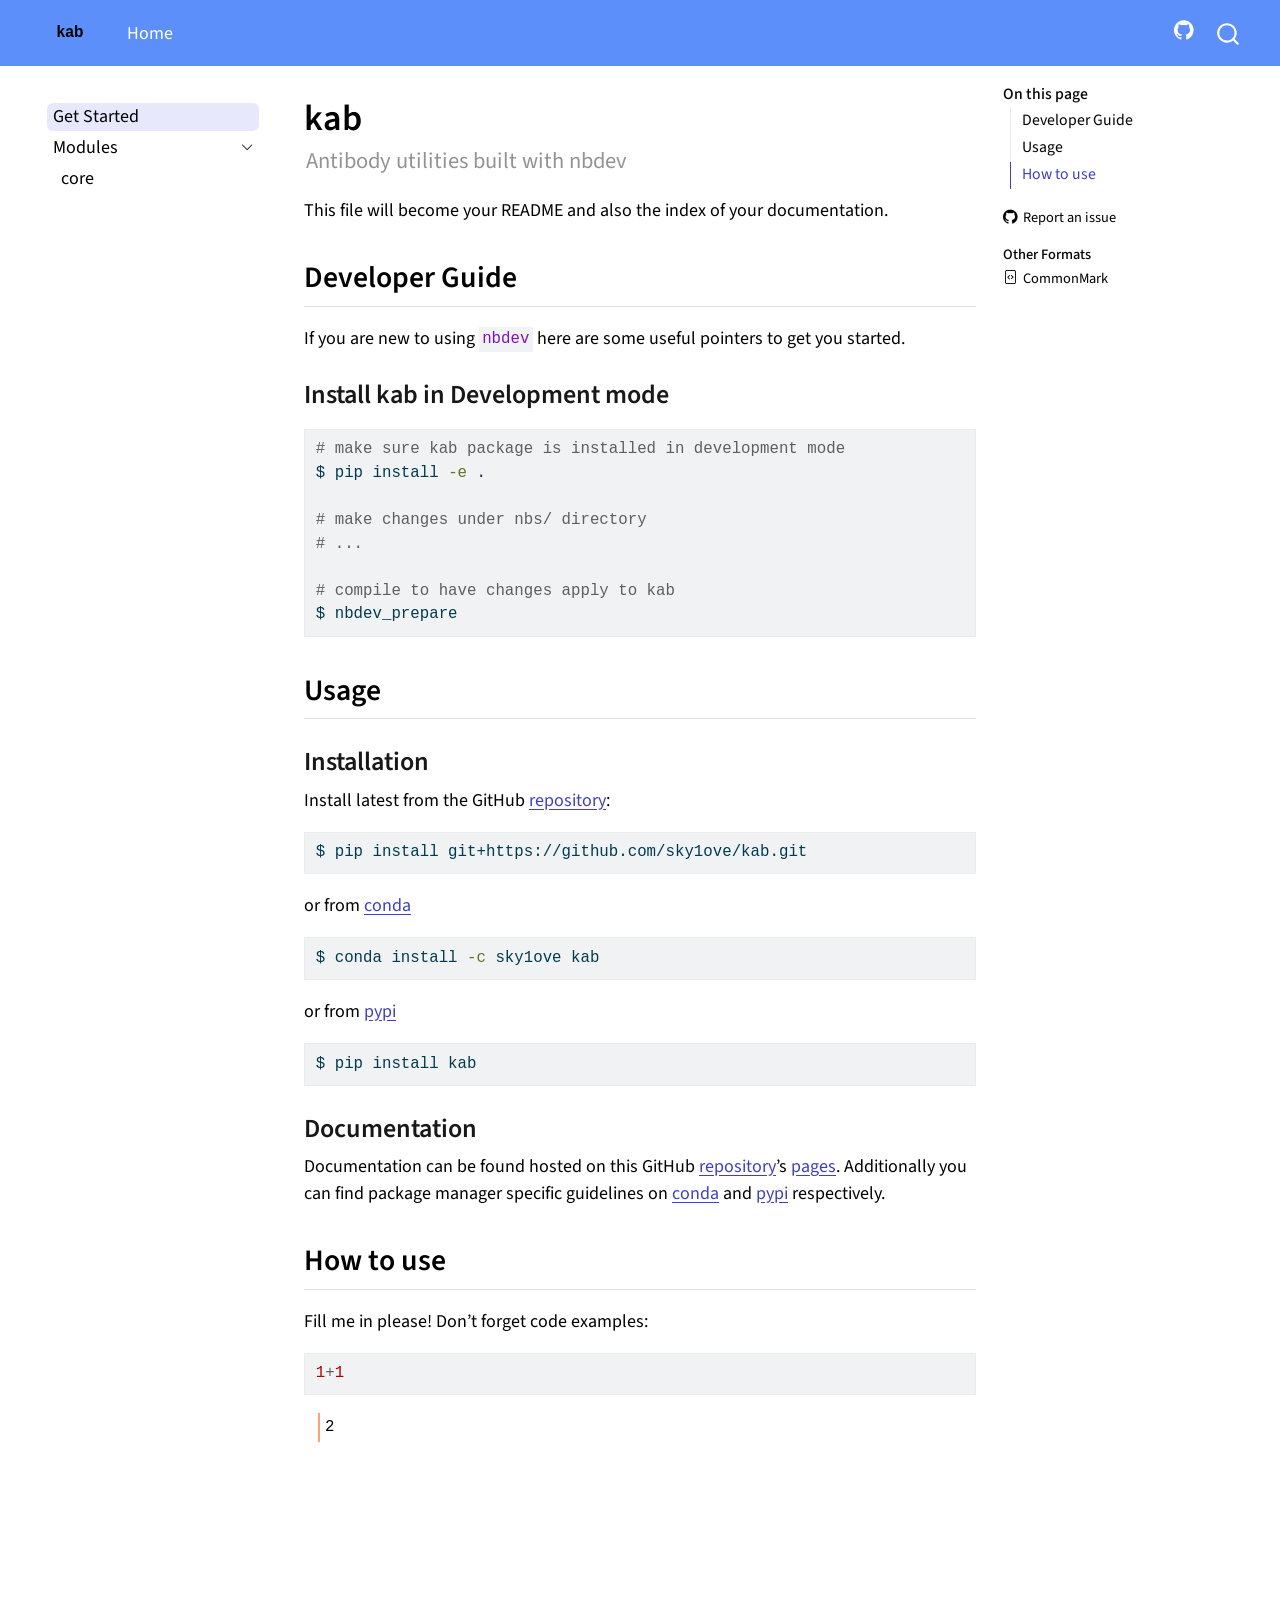
<file: index.html>
<!DOCTYPE html>
<html xmlns="http://www.w3.org/1999/xhtml" lang="en" xml:lang="en"><head>

<meta charset="utf-8">
<meta name="generator" content="quarto-1.9.36">

<meta name="viewport" content="width=device-width, initial-scale=1.0, user-scalable=yes">

<meta name="description" content="Antibody utilities built with nbdev">

<title>kab</title>
<style>
/* Default styles provided by pandoc.
** See https://pandoc.org/MANUAL.html#variables-for-html for config info.
*/
code{white-space: pre-wrap;}
span.smallcaps{font-variant: small-caps;}
div.columns{display: flex; gap: min(4vw, 1.5em);}
div.column{flex: auto; overflow-x: auto;}
div.hanging-indent{margin-left: 1.5em; text-indent: -1.5em;}
ul.task-list{list-style: none;}
ul.task-list li input[type="checkbox"] {
  width: 0.8em;
  margin: 0 0.8em 0.2em -1em; /* quarto-specific, see https://github.com/quarto-dev/quarto-cli/issues/4556 */ 
  vertical-align: middle;
}
/* CSS for syntax highlighting */
html { -webkit-text-size-adjust: 100%; }
pre > code.sourceCode { white-space: pre; position: relative; }
pre > code.sourceCode > span { display: inline-block; line-height: 1.25; }
pre > code.sourceCode > span:empty { height: 1.2em; }
.sourceCode { overflow: visible; }
code.sourceCode > span { color: inherit; text-decoration: inherit; }
div.sourceCode { margin: 1em 0; }
pre.sourceCode { margin: 0; }
@media screen {
div.sourceCode { overflow: auto; }
}
@media print {
pre > code.sourceCode { white-space: pre-wrap; }
pre > code.sourceCode > span { text-indent: -5em; padding-left: 5em; }
}
pre.numberSource code
  { counter-reset: source-line 0; }
pre.numberSource code > span
  { position: relative; left: -4em; counter-increment: source-line; }
pre.numberSource code > span > a:first-child::before
  { content: counter(source-line);
    position: relative; left: -1em; text-align: right; vertical-align: baseline;
    border: none; display: inline-block;
    -webkit-touch-callout: none; -webkit-user-select: none;
    -khtml-user-select: none; -moz-user-select: none;
    -ms-user-select: none; user-select: none;
    padding: 0 4px; width: 4em;
  }
pre.numberSource { margin-left: 3em;  padding-left: 4px; }
div.sourceCode
  {   }
@media screen {
pre > code.sourceCode > span > a:first-child::before { text-decoration: underline; }
}
</style>


<script src="site_libs/quarto-nav/quarto-nav.js"></script>
<script src="site_libs/quarto-nav/headroom.min.js"></script>
<script src="site_libs/clipboard/clipboard.min.js"></script>
<script src="site_libs/quarto-search/autocomplete.umd.js"></script>
<script src="site_libs/quarto-search/fuse.min.js"></script>
<script src="site_libs/quarto-search/quarto-search.js"></script>
<meta name="quarto:offset" content="./">
<link href="./favicon.ico" rel="icon">
<script src="site_libs/quarto-html/quarto.js" type="module"></script>
<script src="site_libs/quarto-html/tabsets/tabsets.js" type="module"></script>
<script src="site_libs/quarto-html/popper.min.js"></script>
<script src="site_libs/quarto-html/tippy.umd.min.js"></script>
<script src="site_libs/quarto-html/anchor.min.js"></script>
<link href="site_libs/quarto-html/tippy.css" rel="stylesheet">
<link href="site_libs/quarto-html/quarto-syntax-highlighting-845c23b38eaddc0f92fda52bfe77a8c8.css" rel="stylesheet" id="quarto-text-highlighting-styles">
<script src="site_libs/bootstrap/bootstrap.min.js"></script>
<link href="site_libs/bootstrap/bootstrap-icons.css" rel="stylesheet">
<link href="site_libs/bootstrap/bootstrap-7c917076d919b20d76a7676f501cfe2a.min.css" rel="stylesheet" append-hash="true" id="quarto-bootstrap" data-mode="light">
<script id="quarto-search-options" type="application/json">{
  "location": "navbar",
  "copy-button": false,
  "collapse-after": 3,
  "panel-placement": "end",
  "type": "overlay",
  "limit": 50,
  "keyboard-shortcut": [
    "f",
    "/",
    "s"
  ],
  "show-item-context": false,
  "language": {
    "search-no-results-text": "No results",
    "search-matching-documents-text": "matching documents",
    "search-copy-link-title": "Copy link to search",
    "search-hide-matches-text": "Hide additional matches",
    "search-more-match-text": "more match in this document",
    "search-more-matches-text": "more matches in this document",
    "search-clear-button-title": "Clear",
    "search-text-placeholder": "",
    "search-detached-cancel-button-title": "Cancel",
    "search-submit-button-title": "Submit",
    "search-label": "Search"
  }
}</script>


<link rel="stylesheet" href="styles.css">
<meta property="og:title" content="kab">
<meta property="og:description" content="Antibody utilities built with nbdev">
<meta property="og:site_name" content="kab">
<meta name="twitter:title" content="kab">
<meta name="twitter:description" content="Antibody utilities built with nbdev">
<meta name="twitter:card" content="summary">
</head>

<body class="nav-sidebar floating nav-fixed quarto-light">

<div id="quarto-search-results"></div>
  <header id="quarto-header" class="headroom fixed-top">
    <nav class="navbar navbar-expand-lg " data-bs-theme="dark">
      <div class="navbar-container container-fluid">
      <div class="navbar-brand-container mx-auto">
    <a href="./index.html" class="navbar-brand navbar-brand-logo">
    <img src="./logo.svg" alt="" class="navbar-logo light-content">
    <img src="./logo.svg" alt="" class="navbar-logo dark-content">
    </a>
  </div>
            <div id="quarto-search" class="" title="Search"></div>
          <button class="navbar-toggler" type="button" data-bs-toggle="collapse" data-bs-target="#navbarCollapse" aria-controls="navbarCollapse" role="menu" aria-expanded="false" aria-label="Toggle navigation" onclick="if (window.quartoToggleHeadroom) { window.quartoToggleHeadroom(); }">
  <span class="navbar-toggler-icon"></span>
</button>
          <div class="collapse navbar-collapse" id="navbarCollapse">
            <ul class="navbar-nav navbar-nav-scroll me-auto">
  <li class="nav-item">
    <a class="nav-link" href="https://sky1ove.github.io/kab/"> 
<span class="menu-text">Home</span></a>
  </li>  
</ul>
            <ul class="navbar-nav navbar-nav-scroll ms-auto">
  <li class="nav-item compact">
    <a class="nav-link" href="https://github.com/sky1ove/kab"> <i class="bi bi-github" role="img">
</i> 
<span class="menu-text"></span></a>
  </li>  
</ul>
          </div> <!-- /navcollapse -->
            <div class="quarto-navbar-tools">
</div>
      </div> <!-- /container-fluid -->
    </nav>
  <nav class="quarto-secondary-nav">
    <div class="container-fluid d-flex">
      <button type="button" class="quarto-btn-toggle btn" data-bs-toggle="collapse" role="button" data-bs-target=".quarto-sidebar-collapse-item" aria-controls="quarto-sidebar" aria-expanded="false" aria-label="Toggle sidebar navigation" onclick="if (window.quartoToggleHeadroom) { window.quartoToggleHeadroom(); }">
        <i class="bi bi-layout-text-sidebar-reverse"></i>
      </button>
        <nav class="quarto-page-breadcrumbs" aria-label="breadcrumb"><ol class="breadcrumb"><li class="breadcrumb-item"><a href="./index.html">Get Started</a></li></ol></nav>
        <a class="flex-grow-1" role="navigation" data-bs-toggle="collapse" data-bs-target=".quarto-sidebar-collapse-item" aria-controls="quarto-sidebar" aria-expanded="false" aria-label="Toggle sidebar navigation" onclick="if (window.quartoToggleHeadroom) { window.quartoToggleHeadroom(); }">      
        </a>
    </div>
  </nav>
</header>
<!-- content -->
<div id="quarto-content" class="quarto-container page-columns page-rows-contents page-layout-article page-navbar">
<!-- sidebar -->
  <nav id="quarto-sidebar" class="sidebar collapse collapse-horizontal quarto-sidebar-collapse-item sidebar-navigation floating overflow-auto">
    <div class="sidebar-menu-container"> 
    <ul class="list-unstyled mt-1">
        <li class="sidebar-item">
  <div class="sidebar-item-container"> 
  <a href="./index.html" class="sidebar-item-text sidebar-link active">
 <span class="menu-text">Get Started</span></a>
  </div>
</li>
        <li class="sidebar-item sidebar-item-section">
      <div class="sidebar-item-container"> 
            <a class="sidebar-item-text sidebar-link text-start" data-bs-toggle="collapse" data-bs-target="#quarto-sidebar-section-1" role="navigation" aria-expanded="true">
 <span class="menu-text">Modules</span></a>
          <a class="sidebar-item-toggle text-start" data-bs-toggle="collapse" data-bs-target="#quarto-sidebar-section-1" role="navigation" aria-expanded="true" aria-label="Toggle section">
            <i class="bi bi-chevron-right ms-2"></i>
          </a> 
      </div>
      <ul id="quarto-sidebar-section-1" class="collapse list-unstyled sidebar-section depth1 show">  
          <li class="sidebar-item">
  <div class="sidebar-item-container"> 
  <a href="./core.html" class="sidebar-item-text sidebar-link">
 <span class="menu-text">core</span></a>
  </div>
</li>
      </ul>
  </li>
    </ul>
    </div>
</nav>
<div id="quarto-sidebar-glass" class="quarto-sidebar-collapse-item" data-bs-toggle="collapse" data-bs-target=".quarto-sidebar-collapse-item"></div>
<!-- margin-sidebar -->
    <div id="quarto-margin-sidebar" class="sidebar margin-sidebar">
        <nav id="TOC" role="doc-toc" class="toc-active">
    <h2 id="toc-title">On this page</h2>
   
  <ul>
  <li><a href="#developer-guide" id="toc-developer-guide" class="nav-link active" data-scroll-target="#developer-guide">Developer Guide</a>
  <ul class="collapse">
  <li><a href="#install-kab-in-development-mode" id="toc-install-kab-in-development-mode" class="nav-link" data-scroll-target="#install-kab-in-development-mode">Install kab in Development mode</a></li>
  </ul></li>
  <li><a href="#usage" id="toc-usage" class="nav-link" data-scroll-target="#usage">Usage</a>
  <ul class="collapse">
  <li><a href="#installation" id="toc-installation" class="nav-link" data-scroll-target="#installation">Installation</a></li>
  <li><a href="#documentation" id="toc-documentation" class="nav-link" data-scroll-target="#documentation">Documentation</a></li>
  </ul></li>
  <li><a href="#how-to-use" id="toc-how-to-use" class="nav-link" data-scroll-target="#how-to-use">How to use</a></li>
  </ul>
<div class="toc-actions"><ul><li><a href="https://github.com/sky1ove/kab/issues/new" class="toc-action"><i class="bi bi-github"></i>Report an issue</a></li></ul></div><div class="quarto-alternate-formats"><h2>Other Formats</h2><ul><li><a href="index.html.md"><i class="bi bi-file-code"></i>CommonMark</a></li></ul></div></nav>
    </div>
<!-- main -->
<main class="content" id="quarto-document-content">

<header id="title-block-header" class="quarto-title-block default">
<div class="quarto-title">
<h1 class="title">kab</h1>
</div>

<div>
  <div class="description">
    Antibody utilities built with nbdev
  </div>
</div>


<div class="quarto-title-meta">

    
  
    
  </div>
  


</header>


<!-- WARNING: THIS FILE WAS AUTOGENERATED! DO NOT EDIT! -->
<p>This file will become your README and also the index of your documentation.</p>
<section id="developer-guide" class="level2">
<h2 class="anchored" data-anchor-id="developer-guide">Developer Guide</h2>
<p>If you are new to using <code>nbdev</code> here are some useful pointers to get you started.</p>
<section id="install-kab-in-development-mode" class="level3">
<h3 class="anchored" data-anchor-id="install-kab-in-development-mode">Install kab in Development mode</h3>
<div class="code-copy-outer-scaffold"><div class="sourceCode" id="cb1"><pre class="sourceCode sh code-with-copy"><code class="sourceCode bash"><span id="cb1-1"><a href="#cb1-1" aria-hidden="true" tabindex="-1"></a><span class="co"># make sure kab package is installed in development mode</span></span>
<span id="cb1-2"><a href="#cb1-2" aria-hidden="true" tabindex="-1"></a><span class="ex">$</span> pip install <span class="at">-e</span> .</span>
<span id="cb1-3"><a href="#cb1-3" aria-hidden="true" tabindex="-1"></a></span>
<span id="cb1-4"><a href="#cb1-4" aria-hidden="true" tabindex="-1"></a><span class="co"># make changes under nbs/ directory</span></span>
<span id="cb1-5"><a href="#cb1-5" aria-hidden="true" tabindex="-1"></a><span class="co"># ...</span></span>
<span id="cb1-6"><a href="#cb1-6" aria-hidden="true" tabindex="-1"></a></span>
<span id="cb1-7"><a href="#cb1-7" aria-hidden="true" tabindex="-1"></a><span class="co"># compile to have changes apply to kab</span></span>
<span id="cb1-8"><a href="#cb1-8" aria-hidden="true" tabindex="-1"></a><span class="ex">$</span> nbdev_prepare</span></code></pre></div><button title="Copy to Clipboard" class="code-copy-button"><i class="bi"></i></button></div>
</section>
</section>
<section id="usage" class="level2">
<h2 class="anchored" data-anchor-id="usage">Usage</h2>
<section id="installation" class="level3">
<h3 class="anchored" data-anchor-id="installation">Installation</h3>
<p>Install latest from the GitHub <a href="https://github.com/sky1ove/kab">repository</a>:</p>
<div class="code-copy-outer-scaffold"><div class="sourceCode" id="cb2"><pre class="sourceCode sh code-with-copy"><code class="sourceCode bash"><span id="cb2-1"><a href="#cb2-1" aria-hidden="true" tabindex="-1"></a><span class="ex">$</span> pip install git+https://github.com/sky1ove/kab.git</span></code></pre></div><button title="Copy to Clipboard" class="code-copy-button"><i class="bi"></i></button></div>
<p>or from <a href="https://anaconda.org/sky1ove/kab">conda</a></p>
<div class="code-copy-outer-scaffold"><div class="sourceCode" id="cb3"><pre class="sourceCode sh code-with-copy"><code class="sourceCode bash"><span id="cb3-1"><a href="#cb3-1" aria-hidden="true" tabindex="-1"></a><span class="ex">$</span> conda install <span class="at">-c</span> sky1ove kab</span></code></pre></div><button title="Copy to Clipboard" class="code-copy-button"><i class="bi"></i></button></div>
<p>or from <a href="https://pypi.org/project/kab/">pypi</a></p>
<div class="code-copy-outer-scaffold"><div class="sourceCode" id="cb4"><pre class="sourceCode sh code-with-copy"><code class="sourceCode bash"><span id="cb4-1"><a href="#cb4-1" aria-hidden="true" tabindex="-1"></a><span class="ex">$</span> pip install kab</span></code></pre></div><button title="Copy to Clipboard" class="code-copy-button"><i class="bi"></i></button></div>
</section>
<section id="documentation" class="level3">
<h3 class="anchored" data-anchor-id="documentation">Documentation</h3>
<p>Documentation can be found hosted on this GitHub <a href="https://github.com/sky1ove/kab">repository</a>’s <a href="https://sky1ove.github.io/kab/">pages</a>. Additionally you can find package manager specific guidelines on <a href="https://anaconda.org/sky1ove/kab">conda</a> and <a href="https://pypi.org/project/kab/">pypi</a> respectively.</p>
</section>
</section>
<section id="how-to-use" class="level2">
<h2 class="anchored" data-anchor-id="how-to-use">How to use</h2>
<p>Fill me in please! Don’t forget code examples:</p>
<div id="bb4fc54a" class="cell">
<div class="code-copy-outer-scaffold"><div class="sourceCode cell-code" id="cb5"><pre class="sourceCode python code-with-copy"><code class="sourceCode python"><span id="cb5-1"><a href="#cb5-1" aria-hidden="true" tabindex="-1"></a><span class="dv">1</span><span class="op">+</span><span class="dv">1</span></span></code></pre></div><button title="Copy to Clipboard" class="code-copy-button"><i class="bi"></i></button></div>
<div class="cell-output cell-output-display">
<pre><code>2</code></pre>
</div>
</div>


</section>

</main> <!-- /main -->
<script id="quarto-html-after-body" type="application/javascript">
  window.document.addEventListener("DOMContentLoaded", function (event) {
    const icon = "";
    const anchorJS = new window.AnchorJS();
    anchorJS.options = {
      placement: 'right',
      icon: icon
    };
    anchorJS.add('.anchored');
    const isCodeAnnotation = (el) => {
      for (const clz of el.classList) {
        if (clz.startsWith('code-annotation-')) {                     
          return true;
        }
      }
      return false;
    }
    const onCopySuccess = function(e) {
      // button target
      const button = e.trigger;
      // don't keep focus
      button.blur();
      // flash "checked"
      button.classList.add('code-copy-button-checked');
      var currentTitle = button.getAttribute("title");
      button.setAttribute("title", "Copied!");
      let tooltip;
      if (window.bootstrap) {
        button.setAttribute("data-bs-toggle", "tooltip");
        button.setAttribute("data-bs-placement", "left");
        button.setAttribute("data-bs-title", "Copied!");
        tooltip = new bootstrap.Tooltip(button, 
          { trigger: "manual", 
            customClass: "code-copy-button-tooltip",
            offset: [0, -8]});
        tooltip.show();    
      }
      setTimeout(function() {
        if (tooltip) {
          tooltip.hide();
          button.removeAttribute("data-bs-title");
          button.removeAttribute("data-bs-toggle");
          button.removeAttribute("data-bs-placement");
        }
        button.setAttribute("title", currentTitle);
        button.classList.remove('code-copy-button-checked');
      }, 1000);
      // clear code selection
      e.clearSelection();
    }
    const getTextToCopy = function(trigger) {
      const outerScaffold = trigger.parentElement.cloneNode(true);
      const codeEl = outerScaffold.querySelector('code');
      for (const childEl of codeEl.children) {
        if (isCodeAnnotation(childEl)) {
          childEl.remove();
        }
      }
      return codeEl.innerText;
    }
    const clipboard = new window.ClipboardJS('.code-copy-button:not([data-in-quarto-modal])', {
      text: getTextToCopy
    });
    clipboard.on('success', onCopySuccess);
    if (window.document.getElementById('quarto-embedded-source-code-modal')) {
      const clipboardModal = new window.ClipboardJS('.code-copy-button[data-in-quarto-modal]', {
        text: getTextToCopy,
        container: window.document.getElementById('quarto-embedded-source-code-modal')
      });
      clipboardModal.on('success', onCopySuccess);
    }
      var localhostRegex = new RegExp(/^(?:http|https):\/\/localhost\:?[0-9]*\//);
      var mailtoRegex = new RegExp(/^mailto:/);
        var filterRegex = new RegExp("https:\/\/sky1ove\.github\.io\/kab");
      var isInternal = (href) => {
          return filterRegex.test(href) || localhostRegex.test(href) || mailtoRegex.test(href);
      }
      // Inspect non-navigation links and adorn them if external
     var links = window.document.querySelectorAll('a[href]:not(.nav-link):not(.navbar-brand):not(.toc-action):not(.sidebar-link):not(.sidebar-item-toggle):not(.pagination-link):not(.no-external):not([aria-hidden]):not(.dropdown-item):not(.quarto-navigation-tool):not(.about-link)');
      for (var i=0; i<links.length; i++) {
        const link = links[i];
        if (!isInternal(link.href)) {
          // undo the damage that might have been done by quarto-nav.js in the case of
          // links that we want to consider external
          if (link.dataset.originalHref !== undefined) {
            link.href = link.dataset.originalHref;
          }
        }
      }
    function tippyHover(el, contentFn, onTriggerFn, onUntriggerFn) {
      const config = {
        allowHTML: true,
        maxWidth: 500,
        delay: 100,
        arrow: false,
        appendTo: function(el) {
            return el.parentElement;
        },
        interactive: true,
        interactiveBorder: 10,
        theme: 'quarto',
        placement: 'bottom-start',
      };
      if (contentFn) {
        config.content = contentFn;
      }
      if (onTriggerFn) {
        config.onTrigger = onTriggerFn;
      }
      if (onUntriggerFn) {
        config.onUntrigger = onUntriggerFn;
      }
      window.tippy(el, config); 
    }
    const noterefs = window.document.querySelectorAll('a[role="doc-noteref"]');
    for (var i=0; i<noterefs.length; i++) {
      const ref = noterefs[i];
      tippyHover(ref, function() {
        // use id or data attribute instead here
        let href = ref.getAttribute('data-footnote-href') || ref.getAttribute('href');
        try { href = new URL(href).hash; } catch {}
        const id = href.replace(/^#\/?/, "");
        const note = window.document.getElementById(id);
        if (note) {
          return note.innerHTML;
        } else {
          return "";
        }
      });
    }
    const xrefs = window.document.querySelectorAll('a.quarto-xref');
    const processXRef = (id, note) => {
      // Strip column container classes
      const stripColumnClz = (el) => {
        el.classList.remove("page-full", "page-columns");
        if (el.children) {
          for (const child of el.children) {
            stripColumnClz(child);
          }
        }
      }
      stripColumnClz(note)
      if (id === null || id.startsWith('sec-')) {
        // Special case sections, only their first couple elements
        const container = document.createElement("div");
        if (note.children && note.children.length > 2) {
          container.appendChild(note.children[0].cloneNode(true));
          for (let i = 1; i < note.children.length; i++) {
            const child = note.children[i];
            if (child.tagName === "P" && child.innerText === "") {
              continue;
            } else {
              container.appendChild(child.cloneNode(true));
              break;
            }
          }
          if (window.Quarto?.typesetMath) {
            window.Quarto.typesetMath(container);
          }
          return container.innerHTML
        } else {
          if (window.Quarto?.typesetMath) {
            window.Quarto.typesetMath(note);
          }
          return note.innerHTML;
        }
      } else {
        // Remove any anchor links if they are present
        const anchorLink = note.querySelector('a.anchorjs-link');
        if (anchorLink) {
          anchorLink.remove();
        }
        if (window.Quarto?.typesetMath) {
          window.Quarto.typesetMath(note);
        }
        if (note.classList.contains("callout")) {
          return note.outerHTML;
        } else {
          return note.innerHTML;
        }
      }
    }
    for (var i=0; i<xrefs.length; i++) {
      const xref = xrefs[i];
      tippyHover(xref, undefined, function(instance) {
        instance.disable();
        let url = xref.getAttribute('href');
        let hash = undefined; 
        if (url.startsWith('#')) {
          hash = url;
        } else {
          try { hash = new URL(url).hash; } catch {}
        }
        if (hash) {
          const id = hash.replace(/^#\/?/, "");
          const note = window.document.getElementById(id);
          if (note !== null) {
            try {
              const html = processXRef(id, note.cloneNode(true));
              instance.setContent(html);
            } finally {
              instance.enable();
              instance.show();
            }
          } else {
            // See if we can fetch this
            fetch(url.split('#')[0])
            .then(res => res.text())
            .then(html => {
              const parser = new DOMParser();
              const htmlDoc = parser.parseFromString(html, "text/html");
              const note = htmlDoc.getElementById(id);
              if (note !== null) {
                const html = processXRef(id, note);
                instance.setContent(html);
              } 
            }).finally(() => {
              instance.enable();
              instance.show();
            });
          }
        } else {
          // See if we can fetch a full url (with no hash to target)
          // This is a special case and we should probably do some content thinning / targeting
          fetch(url)
          .then(res => res.text())
          .then(html => {
            const parser = new DOMParser();
            const htmlDoc = parser.parseFromString(html, "text/html");
            const note = htmlDoc.querySelector('main.content');
            if (note !== null) {
              // This should only happen for chapter cross references
              // (since there is no id in the URL)
              // remove the first header
              if (note.children.length > 0 && note.children[0].tagName === "HEADER") {
                note.children[0].remove();
              }
              const html = processXRef(null, note);
              instance.setContent(html);
            } 
          }).finally(() => {
            instance.enable();
            instance.show();
          });
        }
      }, function(instance) {
      });
    }
        let selectedAnnoteEl;
        const selectorForAnnotation = ( cell, annotation) => {
          let cellAttr = 'data-code-cell="' + cell + '"';
          let lineAttr = 'data-code-annotation="' +  annotation + '"';
          const selector = 'span[' + cellAttr + '][' + lineAttr + ']';
          return selector;
        }
        const selectCodeLines = (annoteEl) => {
          const doc = window.document;
          const targetCell = annoteEl.getAttribute("data-target-cell");
          const targetAnnotation = annoteEl.getAttribute("data-target-annotation");
          const annoteSpan = window.document.querySelector(selectorForAnnotation(targetCell, targetAnnotation));
          const lines = annoteSpan.getAttribute("data-code-lines").split(",");
          const lineIds = lines.map((line) => {
            return targetCell + "-" + line;
          })
          let top = null;
          let height = null;
          let parent = null;
          if (lineIds.length > 0) {
              //compute the position of the single el (top and bottom and make a div)
              const el = window.document.getElementById(lineIds[0]);
              top = el.offsetTop;
              height = el.offsetHeight;
              parent = el.parentElement.parentElement;
            if (lineIds.length > 1) {
              const lastEl = window.document.getElementById(lineIds[lineIds.length - 1]);
              const bottom = lastEl.offsetTop + lastEl.offsetHeight;
              height = bottom - top;
            }
            if (top !== null && height !== null && parent !== null) {
              // cook up a div (if necessary) and position it 
              let div = window.document.getElementById("code-annotation-line-highlight");
              if (div === null) {
                div = window.document.createElement("div");
                div.setAttribute("id", "code-annotation-line-highlight");
                div.style.position = 'absolute';
                parent.appendChild(div);
              }
              div.style.top = top - 2 + "px";
              div.style.height = height + 4 + "px";
              div.style.left = 0;
              let gutterDiv = window.document.getElementById("code-annotation-line-highlight-gutter");
              if (gutterDiv === null) {
                gutterDiv = window.document.createElement("div");
                gutterDiv.setAttribute("id", "code-annotation-line-highlight-gutter");
                gutterDiv.style.position = 'absolute';
                const codeCell = window.document.getElementById(targetCell);
                const gutter = codeCell.querySelector('.code-annotation-gutter');
                gutter.appendChild(gutterDiv);
              }
              gutterDiv.style.top = top - 2 + "px";
              gutterDiv.style.height = height + 4 + "px";
            }
            selectedAnnoteEl = annoteEl;
          }
        };
        const unselectCodeLines = () => {
          const elementsIds = ["code-annotation-line-highlight", "code-annotation-line-highlight-gutter"];
          elementsIds.forEach((elId) => {
            const div = window.document.getElementById(elId);
            if (div) {
              div.remove();
            }
          });
          selectedAnnoteEl = undefined;
        };
          // Handle positioning of the toggle
      window.addEventListener(
        "resize",
        throttle(() => {
          elRect = undefined;
          if (selectedAnnoteEl) {
            selectCodeLines(selectedAnnoteEl);
          }
        }, 10)
      );
      function throttle(fn, ms) {
      let throttle = false;
      let timer;
        return (...args) => {
          if(!throttle) { // first call gets through
              fn.apply(this, args);
              throttle = true;
          } else { // all the others get throttled
              if(timer) clearTimeout(timer); // cancel #2
              timer = setTimeout(() => {
                fn.apply(this, args);
                timer = throttle = false;
              }, ms);
          }
        };
      }
        // Attach click handler to the DT
        const annoteDls = window.document.querySelectorAll('dt[data-target-cell]');
        for (const annoteDlNode of annoteDls) {
          annoteDlNode.addEventListener('click', (event) => {
            const clickedEl = event.target;
            if (clickedEl !== selectedAnnoteEl) {
              unselectCodeLines();
              const activeEl = window.document.querySelector('dt[data-target-cell].code-annotation-active');
              if (activeEl) {
                activeEl.classList.remove('code-annotation-active');
              }
              selectCodeLines(clickedEl);
              clickedEl.classList.add('code-annotation-active');
            } else {
              // Unselect the line
              unselectCodeLines();
              clickedEl.classList.remove('code-annotation-active');
            }
          });
        }
    const findCites = (el) => {
      const parentEl = el.parentElement;
      if (parentEl) {
        const cites = parentEl.dataset.cites;
        if (cites) {
          return {
            el,
            cites: cites.split(' ')
          };
        } else {
          return findCites(el.parentElement)
        }
      } else {
        return undefined;
      }
    };
    var bibliorefs = window.document.querySelectorAll('a[role="doc-biblioref"]');
    for (var i=0; i<bibliorefs.length; i++) {
      const ref = bibliorefs[i];
      const citeInfo = findCites(ref);
      if (citeInfo) {
        tippyHover(citeInfo.el, function() {
          var popup = window.document.createElement('div');
          citeInfo.cites.forEach(function(cite) {
            var citeDiv = window.document.createElement('div');
            citeDiv.classList.add('hanging-indent');
            citeDiv.classList.add('csl-entry');
            var biblioDiv = window.document.getElementById('ref-' + cite);
            if (biblioDiv) {
              citeDiv.innerHTML = biblioDiv.innerHTML;
            }
            popup.appendChild(citeDiv);
          });
          return popup.innerHTML;
        });
      }
    }
  });
  </script>
</div> <!-- /content -->




<footer class="footer"><div class="nav-footer"><div class="nav-footer-center"><div class="toc-actions d-sm-block d-md-none"><ul><li><a href="https://github.com/sky1ove/kab/issues/new" class="toc-action"><i class="bi bi-github"></i>Report an issue</a></li></ul></div></div></div></footer></body></html>
</file>
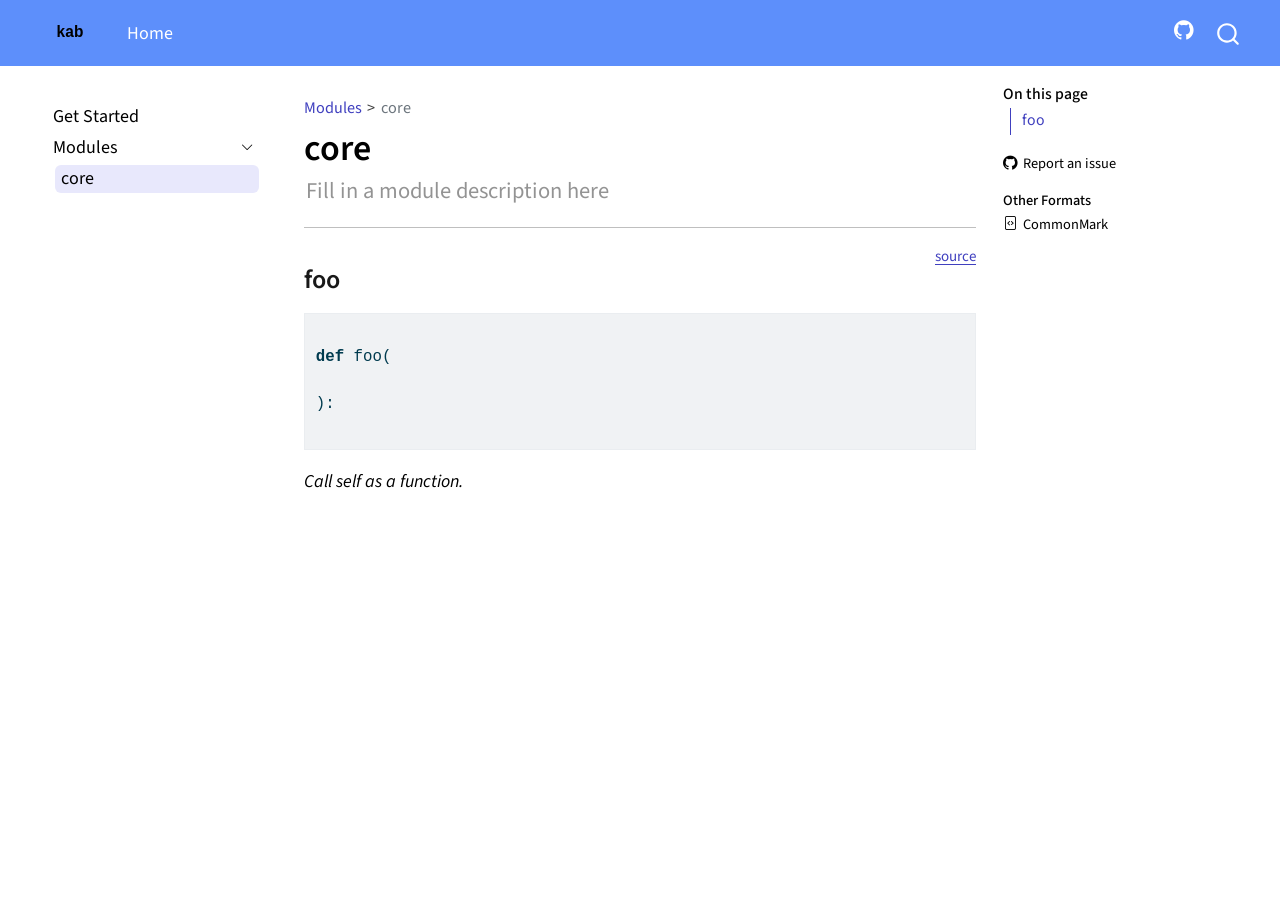
<file: core.html>
<!DOCTYPE html>
<html xmlns="http://www.w3.org/1999/xhtml" lang="en" xml:lang="en"><head>

<meta charset="utf-8">
<meta name="generator" content="quarto-1.9.36">

<meta name="viewport" content="width=device-width, initial-scale=1.0, user-scalable=yes">

<meta name="description" content="Fill in a module description here">

<title>core – kab</title>
<style>
/* Default styles provided by pandoc.
** See https://pandoc.org/MANUAL.html#variables-for-html for config info.
*/
code{white-space: pre-wrap;}
span.smallcaps{font-variant: small-caps;}
div.columns{display: flex; gap: min(4vw, 1.5em);}
div.column{flex: auto; overflow-x: auto;}
div.hanging-indent{margin-left: 1.5em; text-indent: -1.5em;}
ul.task-list{list-style: none;}
ul.task-list li input[type="checkbox"] {
  width: 0.8em;
  margin: 0 0.8em 0.2em -1em; /* quarto-specific, see https://github.com/quarto-dev/quarto-cli/issues/4556 */ 
  vertical-align: middle;
}
/* CSS for syntax highlighting */
html { -webkit-text-size-adjust: 100%; }
pre > code.sourceCode { white-space: pre; position: relative; }
pre > code.sourceCode > span { display: inline-block; line-height: 1.25; }
pre > code.sourceCode > span:empty { height: 1.2em; }
.sourceCode { overflow: visible; }
code.sourceCode > span { color: inherit; text-decoration: inherit; }
div.sourceCode { margin: 1em 0; }
pre.sourceCode { margin: 0; }
@media screen {
div.sourceCode { overflow: auto; }
}
@media print {
pre > code.sourceCode { white-space: pre-wrap; }
pre > code.sourceCode > span { text-indent: -5em; padding-left: 5em; }
}
pre.numberSource code
  { counter-reset: source-line 0; }
pre.numberSource code > span
  { position: relative; left: -4em; counter-increment: source-line; }
pre.numberSource code > span > a:first-child::before
  { content: counter(source-line);
    position: relative; left: -1em; text-align: right; vertical-align: baseline;
    border: none; display: inline-block;
    -webkit-touch-callout: none; -webkit-user-select: none;
    -khtml-user-select: none; -moz-user-select: none;
    -ms-user-select: none; user-select: none;
    padding: 0 4px; width: 4em;
  }
pre.numberSource { margin-left: 3em;  padding-left: 4px; }
div.sourceCode
  {   }
@media screen {
pre > code.sourceCode > span > a:first-child::before { text-decoration: underline; }
}
</style>


<script src="site_libs/quarto-nav/quarto-nav.js"></script>
<script src="site_libs/quarto-nav/headroom.min.js"></script>
<script src="site_libs/clipboard/clipboard.min.js"></script>
<script src="site_libs/quarto-search/autocomplete.umd.js"></script>
<script src="site_libs/quarto-search/fuse.min.js"></script>
<script src="site_libs/quarto-search/quarto-search.js"></script>
<meta name="quarto:offset" content="./">
<link href="./favicon.ico" rel="icon">
<script src="site_libs/quarto-html/quarto.js" type="module"></script>
<script src="site_libs/quarto-html/tabsets/tabsets.js" type="module"></script>
<script src="site_libs/quarto-html/popper.min.js"></script>
<script src="site_libs/quarto-html/tippy.umd.min.js"></script>
<script src="site_libs/quarto-html/anchor.min.js"></script>
<link href="site_libs/quarto-html/tippy.css" rel="stylesheet">
<link href="site_libs/quarto-html/quarto-syntax-highlighting-845c23b38eaddc0f92fda52bfe77a8c8.css" rel="stylesheet" id="quarto-text-highlighting-styles">
<script src="site_libs/bootstrap/bootstrap.min.js"></script>
<link href="site_libs/bootstrap/bootstrap-icons.css" rel="stylesheet">
<link href="site_libs/bootstrap/bootstrap-7c917076d919b20d76a7676f501cfe2a.min.css" rel="stylesheet" append-hash="true" id="quarto-bootstrap" data-mode="light">
<script id="quarto-search-options" type="application/json">{
  "location": "navbar",
  "copy-button": false,
  "collapse-after": 3,
  "panel-placement": "end",
  "type": "overlay",
  "limit": 50,
  "keyboard-shortcut": [
    "f",
    "/",
    "s"
  ],
  "show-item-context": false,
  "language": {
    "search-no-results-text": "No results",
    "search-matching-documents-text": "matching documents",
    "search-copy-link-title": "Copy link to search",
    "search-hide-matches-text": "Hide additional matches",
    "search-more-match-text": "more match in this document",
    "search-more-matches-text": "more matches in this document",
    "search-clear-button-title": "Clear",
    "search-text-placeholder": "",
    "search-detached-cancel-button-title": "Cancel",
    "search-submit-button-title": "Submit",
    "search-label": "Search"
  }
}</script>


<link rel="stylesheet" href="styles.css">
<meta property="og:title" content="core – kab">
<meta property="og:description" content="Fill in a module description here">
<meta property="og:site_name" content="kab">
<meta name="twitter:title" content="core – kab">
<meta name="twitter:description" content="Fill in a module description here">
<meta name="twitter:card" content="summary">
</head>

<body class="nav-sidebar floating nav-fixed quarto-light">

<div id="quarto-search-results"></div>
  <header id="quarto-header" class="headroom fixed-top">
    <nav class="navbar navbar-expand-lg " data-bs-theme="dark">
      <div class="navbar-container container-fluid">
      <div class="navbar-brand-container mx-auto">
    <a href="./index.html" class="navbar-brand navbar-brand-logo">
    <img src="./logo.svg" alt="" class="navbar-logo light-content">
    <img src="./logo.svg" alt="" class="navbar-logo dark-content">
    </a>
  </div>
            <div id="quarto-search" class="" title="Search"></div>
          <button class="navbar-toggler" type="button" data-bs-toggle="collapse" data-bs-target="#navbarCollapse" aria-controls="navbarCollapse" role="menu" aria-expanded="false" aria-label="Toggle navigation" onclick="if (window.quartoToggleHeadroom) { window.quartoToggleHeadroom(); }">
  <span class="navbar-toggler-icon"></span>
</button>
          <div class="collapse navbar-collapse" id="navbarCollapse">
            <ul class="navbar-nav navbar-nav-scroll me-auto">
  <li class="nav-item">
    <a class="nav-link" href="https://sky1ove.github.io/kab/"> 
<span class="menu-text">Home</span></a>
  </li>  
</ul>
            <ul class="navbar-nav navbar-nav-scroll ms-auto">
  <li class="nav-item compact">
    <a class="nav-link" href="https://github.com/sky1ove/kab"> <i class="bi bi-github" role="img">
</i> 
<span class="menu-text"></span></a>
  </li>  
</ul>
          </div> <!-- /navcollapse -->
            <div class="quarto-navbar-tools">
</div>
      </div> <!-- /container-fluid -->
    </nav>
  <nav class="quarto-secondary-nav">
    <div class="container-fluid d-flex">
      <button type="button" class="quarto-btn-toggle btn" data-bs-toggle="collapse" role="button" data-bs-target=".quarto-sidebar-collapse-item" aria-controls="quarto-sidebar" aria-expanded="false" aria-label="Toggle sidebar navigation" onclick="if (window.quartoToggleHeadroom) { window.quartoToggleHeadroom(); }">
        <i class="bi bi-layout-text-sidebar-reverse"></i>
      </button>
        <nav class="quarto-page-breadcrumbs" aria-label="breadcrumb"><ol class="breadcrumb"><li class="breadcrumb-item"><a href="./core.html">Modules</a></li><li class="breadcrumb-item"><a href="./core.html">core</a></li></ol></nav>
        <a class="flex-grow-1" role="navigation" data-bs-toggle="collapse" data-bs-target=".quarto-sidebar-collapse-item" aria-controls="quarto-sidebar" aria-expanded="false" aria-label="Toggle sidebar navigation" onclick="if (window.quartoToggleHeadroom) { window.quartoToggleHeadroom(); }">      
        </a>
    </div>
  </nav>
</header>
<!-- content -->
<div id="quarto-content" class="quarto-container page-columns page-rows-contents page-layout-article page-navbar">
<!-- sidebar -->
  <nav id="quarto-sidebar" class="sidebar collapse collapse-horizontal quarto-sidebar-collapse-item sidebar-navigation floating overflow-auto">
    <div class="sidebar-menu-container"> 
    <ul class="list-unstyled mt-1">
        <li class="sidebar-item">
  <div class="sidebar-item-container"> 
  <a href="./index.html" class="sidebar-item-text sidebar-link">
 <span class="menu-text">Get Started</span></a>
  </div>
</li>
        <li class="sidebar-item sidebar-item-section">
      <div class="sidebar-item-container"> 
            <a class="sidebar-item-text sidebar-link text-start" data-bs-toggle="collapse" data-bs-target="#quarto-sidebar-section-1" role="navigation" aria-expanded="true">
 <span class="menu-text">Modules</span></a>
          <a class="sidebar-item-toggle text-start" data-bs-toggle="collapse" data-bs-target="#quarto-sidebar-section-1" role="navigation" aria-expanded="true" aria-label="Toggle section">
            <i class="bi bi-chevron-right ms-2"></i>
          </a> 
      </div>
      <ul id="quarto-sidebar-section-1" class="collapse list-unstyled sidebar-section depth1 show">  
          <li class="sidebar-item">
  <div class="sidebar-item-container"> 
  <a href="./core.html" class="sidebar-item-text sidebar-link active">
 <span class="menu-text">core</span></a>
  </div>
</li>
      </ul>
  </li>
    </ul>
    </div>
</nav>
<div id="quarto-sidebar-glass" class="quarto-sidebar-collapse-item" data-bs-toggle="collapse" data-bs-target=".quarto-sidebar-collapse-item"></div>
<!-- margin-sidebar -->
    <div id="quarto-margin-sidebar" class="sidebar margin-sidebar">
        <nav id="TOC" role="doc-toc" class="toc-active">
    <h2 id="toc-title">On this page</h2>
   
  <ul>
  <li><a href="#foo" id="toc-foo" class="nav-link active" data-scroll-target="#foo">foo</a></li>
  </ul>
<div class="toc-actions"><ul><li><a href="https://github.com/sky1ove/kab/issues/new" class="toc-action"><i class="bi bi-github"></i>Report an issue</a></li></ul></div><div class="quarto-alternate-formats"><h2>Other Formats</h2><ul><li><a href="core.html.md"><i class="bi bi-file-code"></i>CommonMark</a></li></ul></div></nav>
    </div>
<!-- main -->
<main class="content" id="quarto-document-content">

<header id="title-block-header" class="quarto-title-block default"><nav class="quarto-page-breadcrumbs quarto-title-breadcrumbs d-none d-lg-block" aria-label="breadcrumb"><ol class="breadcrumb"><li class="breadcrumb-item"><a href="./core.html">Modules</a></li><li class="breadcrumb-item"><a href="./core.html">core</a></li></ol></nav>
<div class="quarto-title">
<h1 class="title">core</h1>
</div>

<div>
  <div class="description">
    Fill in a module description here
  </div>
</div>


<div class="quarto-title-meta">

    
  
    
  </div>
  


</header>


<!-- WARNING: THIS FILE WAS AUTOGENERATED! DO NOT EDIT! -->
<hr>
<p><a href="https://github.com/sky1ove/kab/blob/main/kab/core.py#L9" target="_blank" style="float:right; font-size:smaller">source</a></p>
<section id="foo" class="level3">
<h3 class="anchored" data-anchor-id="foo">foo</h3>
<div class="code-copy-outer-scaffold"><div class="sourceCode" id="cb1"><pre class="sourceCode python code-with-copy"><code class="sourceCode python"><span id="cb1-1"><a href="#cb1-1" aria-hidden="true" tabindex="-1"></a></span>
<span id="cb1-2"><a href="#cb1-2" aria-hidden="true" tabindex="-1"></a><span class="kw">def</span> foo(</span>
<span id="cb1-3"><a href="#cb1-3" aria-hidden="true" tabindex="-1"></a>    </span>
<span id="cb1-4"><a href="#cb1-4" aria-hidden="true" tabindex="-1"></a>):</span>
<span id="cb1-5"><a href="#cb1-5" aria-hidden="true" tabindex="-1"></a></span></code></pre></div><button title="Copy to Clipboard" class="code-copy-button"><i class="bi"></i></button></div>
<p><em>Call self as a function.</em></p>


</section>

</main> <!-- /main -->
<script id="quarto-html-after-body" type="application/javascript">
  window.document.addEventListener("DOMContentLoaded", function (event) {
    const icon = "";
    const anchorJS = new window.AnchorJS();
    anchorJS.options = {
      placement: 'right',
      icon: icon
    };
    anchorJS.add('.anchored');
    const isCodeAnnotation = (el) => {
      for (const clz of el.classList) {
        if (clz.startsWith('code-annotation-')) {                     
          return true;
        }
      }
      return false;
    }
    const onCopySuccess = function(e) {
      // button target
      const button = e.trigger;
      // don't keep focus
      button.blur();
      // flash "checked"
      button.classList.add('code-copy-button-checked');
      var currentTitle = button.getAttribute("title");
      button.setAttribute("title", "Copied!");
      let tooltip;
      if (window.bootstrap) {
        button.setAttribute("data-bs-toggle", "tooltip");
        button.setAttribute("data-bs-placement", "left");
        button.setAttribute("data-bs-title", "Copied!");
        tooltip = new bootstrap.Tooltip(button, 
          { trigger: "manual", 
            customClass: "code-copy-button-tooltip",
            offset: [0, -8]});
        tooltip.show();    
      }
      setTimeout(function() {
        if (tooltip) {
          tooltip.hide();
          button.removeAttribute("data-bs-title");
          button.removeAttribute("data-bs-toggle");
          button.removeAttribute("data-bs-placement");
        }
        button.setAttribute("title", currentTitle);
        button.classList.remove('code-copy-button-checked');
      }, 1000);
      // clear code selection
      e.clearSelection();
    }
    const getTextToCopy = function(trigger) {
      const outerScaffold = trigger.parentElement.cloneNode(true);
      const codeEl = outerScaffold.querySelector('code');
      for (const childEl of codeEl.children) {
        if (isCodeAnnotation(childEl)) {
          childEl.remove();
        }
      }
      return codeEl.innerText;
    }
    const clipboard = new window.ClipboardJS('.code-copy-button:not([data-in-quarto-modal])', {
      text: getTextToCopy
    });
    clipboard.on('success', onCopySuccess);
    if (window.document.getElementById('quarto-embedded-source-code-modal')) {
      const clipboardModal = new window.ClipboardJS('.code-copy-button[data-in-quarto-modal]', {
        text: getTextToCopy,
        container: window.document.getElementById('quarto-embedded-source-code-modal')
      });
      clipboardModal.on('success', onCopySuccess);
    }
      var localhostRegex = new RegExp(/^(?:http|https):\/\/localhost\:?[0-9]*\//);
      var mailtoRegex = new RegExp(/^mailto:/);
        var filterRegex = new RegExp("https:\/\/sky1ove\.github\.io\/kab");
      var isInternal = (href) => {
          return filterRegex.test(href) || localhostRegex.test(href) || mailtoRegex.test(href);
      }
      // Inspect non-navigation links and adorn them if external
     var links = window.document.querySelectorAll('a[href]:not(.nav-link):not(.navbar-brand):not(.toc-action):not(.sidebar-link):not(.sidebar-item-toggle):not(.pagination-link):not(.no-external):not([aria-hidden]):not(.dropdown-item):not(.quarto-navigation-tool):not(.about-link)');
      for (var i=0; i<links.length; i++) {
        const link = links[i];
        if (!isInternal(link.href)) {
          // undo the damage that might have been done by quarto-nav.js in the case of
          // links that we want to consider external
          if (link.dataset.originalHref !== undefined) {
            link.href = link.dataset.originalHref;
          }
        }
      }
    function tippyHover(el, contentFn, onTriggerFn, onUntriggerFn) {
      const config = {
        allowHTML: true,
        maxWidth: 500,
        delay: 100,
        arrow: false,
        appendTo: function(el) {
            return el.parentElement;
        },
        interactive: true,
        interactiveBorder: 10,
        theme: 'quarto',
        placement: 'bottom-start',
      };
      if (contentFn) {
        config.content = contentFn;
      }
      if (onTriggerFn) {
        config.onTrigger = onTriggerFn;
      }
      if (onUntriggerFn) {
        config.onUntrigger = onUntriggerFn;
      }
      window.tippy(el, config); 
    }
    const noterefs = window.document.querySelectorAll('a[role="doc-noteref"]');
    for (var i=0; i<noterefs.length; i++) {
      const ref = noterefs[i];
      tippyHover(ref, function() {
        // use id or data attribute instead here
        let href = ref.getAttribute('data-footnote-href') || ref.getAttribute('href');
        try { href = new URL(href).hash; } catch {}
        const id = href.replace(/^#\/?/, "");
        const note = window.document.getElementById(id);
        if (note) {
          return note.innerHTML;
        } else {
          return "";
        }
      });
    }
    const xrefs = window.document.querySelectorAll('a.quarto-xref');
    const processXRef = (id, note) => {
      // Strip column container classes
      const stripColumnClz = (el) => {
        el.classList.remove("page-full", "page-columns");
        if (el.children) {
          for (const child of el.children) {
            stripColumnClz(child);
          }
        }
      }
      stripColumnClz(note)
      if (id === null || id.startsWith('sec-')) {
        // Special case sections, only their first couple elements
        const container = document.createElement("div");
        if (note.children && note.children.length > 2) {
          container.appendChild(note.children[0].cloneNode(true));
          for (let i = 1; i < note.children.length; i++) {
            const child = note.children[i];
            if (child.tagName === "P" && child.innerText === "") {
              continue;
            } else {
              container.appendChild(child.cloneNode(true));
              break;
            }
          }
          if (window.Quarto?.typesetMath) {
            window.Quarto.typesetMath(container);
          }
          return container.innerHTML
        } else {
          if (window.Quarto?.typesetMath) {
            window.Quarto.typesetMath(note);
          }
          return note.innerHTML;
        }
      } else {
        // Remove any anchor links if they are present
        const anchorLink = note.querySelector('a.anchorjs-link');
        if (anchorLink) {
          anchorLink.remove();
        }
        if (window.Quarto?.typesetMath) {
          window.Quarto.typesetMath(note);
        }
        if (note.classList.contains("callout")) {
          return note.outerHTML;
        } else {
          return note.innerHTML;
        }
      }
    }
    for (var i=0; i<xrefs.length; i++) {
      const xref = xrefs[i];
      tippyHover(xref, undefined, function(instance) {
        instance.disable();
        let url = xref.getAttribute('href');
        let hash = undefined; 
        if (url.startsWith('#')) {
          hash = url;
        } else {
          try { hash = new URL(url).hash; } catch {}
        }
        if (hash) {
          const id = hash.replace(/^#\/?/, "");
          const note = window.document.getElementById(id);
          if (note !== null) {
            try {
              const html = processXRef(id, note.cloneNode(true));
              instance.setContent(html);
            } finally {
              instance.enable();
              instance.show();
            }
          } else {
            // See if we can fetch this
            fetch(url.split('#')[0])
            .then(res => res.text())
            .then(html => {
              const parser = new DOMParser();
              const htmlDoc = parser.parseFromString(html, "text/html");
              const note = htmlDoc.getElementById(id);
              if (note !== null) {
                const html = processXRef(id, note);
                instance.setContent(html);
              } 
            }).finally(() => {
              instance.enable();
              instance.show();
            });
          }
        } else {
          // See if we can fetch a full url (with no hash to target)
          // This is a special case and we should probably do some content thinning / targeting
          fetch(url)
          .then(res => res.text())
          .then(html => {
            const parser = new DOMParser();
            const htmlDoc = parser.parseFromString(html, "text/html");
            const note = htmlDoc.querySelector('main.content');
            if (note !== null) {
              // This should only happen for chapter cross references
              // (since there is no id in the URL)
              // remove the first header
              if (note.children.length > 0 && note.children[0].tagName === "HEADER") {
                note.children[0].remove();
              }
              const html = processXRef(null, note);
              instance.setContent(html);
            } 
          }).finally(() => {
            instance.enable();
            instance.show();
          });
        }
      }, function(instance) {
      });
    }
        let selectedAnnoteEl;
        const selectorForAnnotation = ( cell, annotation) => {
          let cellAttr = 'data-code-cell="' + cell + '"';
          let lineAttr = 'data-code-annotation="' +  annotation + '"';
          const selector = 'span[' + cellAttr + '][' + lineAttr + ']';
          return selector;
        }
        const selectCodeLines = (annoteEl) => {
          const doc = window.document;
          const targetCell = annoteEl.getAttribute("data-target-cell");
          const targetAnnotation = annoteEl.getAttribute("data-target-annotation");
          const annoteSpan = window.document.querySelector(selectorForAnnotation(targetCell, targetAnnotation));
          const lines = annoteSpan.getAttribute("data-code-lines").split(",");
          const lineIds = lines.map((line) => {
            return targetCell + "-" + line;
          })
          let top = null;
          let height = null;
          let parent = null;
          if (lineIds.length > 0) {
              //compute the position of the single el (top and bottom and make a div)
              const el = window.document.getElementById(lineIds[0]);
              top = el.offsetTop;
              height = el.offsetHeight;
              parent = el.parentElement.parentElement;
            if (lineIds.length > 1) {
              const lastEl = window.document.getElementById(lineIds[lineIds.length - 1]);
              const bottom = lastEl.offsetTop + lastEl.offsetHeight;
              height = bottom - top;
            }
            if (top !== null && height !== null && parent !== null) {
              // cook up a div (if necessary) and position it 
              let div = window.document.getElementById("code-annotation-line-highlight");
              if (div === null) {
                div = window.document.createElement("div");
                div.setAttribute("id", "code-annotation-line-highlight");
                div.style.position = 'absolute';
                parent.appendChild(div);
              }
              div.style.top = top - 2 + "px";
              div.style.height = height + 4 + "px";
              div.style.left = 0;
              let gutterDiv = window.document.getElementById("code-annotation-line-highlight-gutter");
              if (gutterDiv === null) {
                gutterDiv = window.document.createElement("div");
                gutterDiv.setAttribute("id", "code-annotation-line-highlight-gutter");
                gutterDiv.style.position = 'absolute';
                const codeCell = window.document.getElementById(targetCell);
                const gutter = codeCell.querySelector('.code-annotation-gutter');
                gutter.appendChild(gutterDiv);
              }
              gutterDiv.style.top = top - 2 + "px";
              gutterDiv.style.height = height + 4 + "px";
            }
            selectedAnnoteEl = annoteEl;
          }
        };
        const unselectCodeLines = () => {
          const elementsIds = ["code-annotation-line-highlight", "code-annotation-line-highlight-gutter"];
          elementsIds.forEach((elId) => {
            const div = window.document.getElementById(elId);
            if (div) {
              div.remove();
            }
          });
          selectedAnnoteEl = undefined;
        };
          // Handle positioning of the toggle
      window.addEventListener(
        "resize",
        throttle(() => {
          elRect = undefined;
          if (selectedAnnoteEl) {
            selectCodeLines(selectedAnnoteEl);
          }
        }, 10)
      );
      function throttle(fn, ms) {
      let throttle = false;
      let timer;
        return (...args) => {
          if(!throttle) { // first call gets through
              fn.apply(this, args);
              throttle = true;
          } else { // all the others get throttled
              if(timer) clearTimeout(timer); // cancel #2
              timer = setTimeout(() => {
                fn.apply(this, args);
                timer = throttle = false;
              }, ms);
          }
        };
      }
        // Attach click handler to the DT
        const annoteDls = window.document.querySelectorAll('dt[data-target-cell]');
        for (const annoteDlNode of annoteDls) {
          annoteDlNode.addEventListener('click', (event) => {
            const clickedEl = event.target;
            if (clickedEl !== selectedAnnoteEl) {
              unselectCodeLines();
              const activeEl = window.document.querySelector('dt[data-target-cell].code-annotation-active');
              if (activeEl) {
                activeEl.classList.remove('code-annotation-active');
              }
              selectCodeLines(clickedEl);
              clickedEl.classList.add('code-annotation-active');
            } else {
              // Unselect the line
              unselectCodeLines();
              clickedEl.classList.remove('code-annotation-active');
            }
          });
        }
    const findCites = (el) => {
      const parentEl = el.parentElement;
      if (parentEl) {
        const cites = parentEl.dataset.cites;
        if (cites) {
          return {
            el,
            cites: cites.split(' ')
          };
        } else {
          return findCites(el.parentElement)
        }
      } else {
        return undefined;
      }
    };
    var bibliorefs = window.document.querySelectorAll('a[role="doc-biblioref"]');
    for (var i=0; i<bibliorefs.length; i++) {
      const ref = bibliorefs[i];
      const citeInfo = findCites(ref);
      if (citeInfo) {
        tippyHover(citeInfo.el, function() {
          var popup = window.document.createElement('div');
          citeInfo.cites.forEach(function(cite) {
            var citeDiv = window.document.createElement('div');
            citeDiv.classList.add('hanging-indent');
            citeDiv.classList.add('csl-entry');
            var biblioDiv = window.document.getElementById('ref-' + cite);
            if (biblioDiv) {
              citeDiv.innerHTML = biblioDiv.innerHTML;
            }
            popup.appendChild(citeDiv);
          });
          return popup.innerHTML;
        });
      }
    }
  });
  </script>
</div> <!-- /content -->




<footer class="footer"><div class="nav-footer"><div class="nav-footer-center"><div class="toc-actions d-sm-block d-md-none"><ul><li><a href="https://github.com/sky1ove/kab/issues/new" class="toc-action"><i class="bi bi-github"></i>Report an issue</a></li></ul></div></div></div></footer></body></html>
</file>
<file: site_libs/quarto-html/tippy.css>
.tippy-box[data-animation=fade][data-state=hidden]{opacity:0}[data-tippy-root]{max-width:calc(100vw - 10px)}.tippy-box{position:relative;background-color:#333;color:#fff;border-radius:4px;font-size:14px;line-height:1.4;white-space:normal;outline:0;transition-property:transform,visibility,opacity}.tippy-box[data-placement^=top]>.tippy-arrow{bottom:0}.tippy-box[data-placement^=top]>.tippy-arrow:before{bottom:-7px;left:0;border-width:8px 8px 0;border-top-color:initial;transform-origin:center top}.tippy-box[data-placement^=bottom]>.tippy-arrow{top:0}.tippy-box[data-placement^=bottom]>.tippy-arrow:before{top:-7px;left:0;border-width:0 8px 8px;border-bottom-color:initial;transform-origin:center bottom}.tippy-box[data-placement^=left]>.tippy-arrow{right:0}.tippy-box[data-placement^=left]>.tippy-arrow:before{border-width:8px 0 8px 8px;border-left-color:initial;right:-7px;transform-origin:center left}.tippy-box[data-placement^=right]>.tippy-arrow{left:0}.tippy-box[data-placement^=right]>.tippy-arrow:before{left:-7px;border-width:8px 8px 8px 0;border-right-color:initial;transform-origin:center right}.tippy-box[data-inertia][data-state=visible]{transition-timing-function:cubic-bezier(.54,1.5,.38,1.11)}.tippy-arrow{width:16px;height:16px;color:#333}.tippy-arrow:before{content:"";position:absolute;border-color:transparent;border-style:solid}.tippy-content{position:relative;padding:5px 9px;z-index:1}
</file>
<file: site_libs/quarto-html/quarto-syntax-highlighting-845c23b38eaddc0f92fda52bfe77a8c8.css>
/* quarto syntax highlight colors */
:root {
  --quarto-hl-ot-color: #003B4F;
  --quarto-hl-at-color: #657422;
  --quarto-hl-ss-color: #20794D;
  --quarto-hl-an-color: #5E5E5E;
  --quarto-hl-fu-color: #4758AB;
  --quarto-hl-st-color: #20794D;
  --quarto-hl-cf-color: #003B4F;
  --quarto-hl-op-color: #5E5E5E;
  --quarto-hl-er-color: #AD0000;
  --quarto-hl-bn-color: #AD0000;
  --quarto-hl-al-color: #AD0000;
  --quarto-hl-va-color: #111111;
  --quarto-hl-bu-color: inherit;
  --quarto-hl-ex-color: inherit;
  --quarto-hl-pp-color: #AD0000;
  --quarto-hl-in-color: #5E5E5E;
  --quarto-hl-vs-color: #20794D;
  --quarto-hl-wa-color: #5E5E5E;
  --quarto-hl-do-color: #5E5E5E;
  --quarto-hl-im-color: #00769E;
  --quarto-hl-ch-color: #20794D;
  --quarto-hl-dt-color: #AD0000;
  --quarto-hl-fl-color: #AD0000;
  --quarto-hl-co-color: #5E5E5E;
  --quarto-hl-cv-color: #5E5E5E;
  --quarto-hl-cn-color: #8f5902;
  --quarto-hl-sc-color: #5E5E5E;
  --quarto-hl-dv-color: #AD0000;
  --quarto-hl-kw-color: #003B4F;
}

/* other quarto variables */
:root {
  --quarto-font-monospace: SFMono-Regular, Menlo, Monaco, Consolas, "Liberation Mono", "Courier New", monospace;
}

/* syntax highlight based on Pandoc's rules */
pre > code.sourceCode > span {
  color: #003B4F;
}

code.sourceCode > span {
  color: #003B4F;
}

div.sourceCode,
div.sourceCode pre.sourceCode {
  color: #003B4F;
}

/* Normal */
code span {
  color: #003B4F;
}

/* Alert */
code span.al {
  color: #AD0000;
  font-style: inherit;
}

/* Annotation */
code span.an {
  color: #5E5E5E;
  font-style: inherit;
}

/* Attribute */
code span.at {
  color: #657422;
  font-style: inherit;
}

/* BaseN */
code span.bn {
  color: #AD0000;
  font-style: inherit;
}

/* BuiltIn */
code span.bu {
  font-style: inherit;
}

/* ControlFlow */
code span.cf {
  color: #003B4F;
  font-weight: bold;
  font-style: inherit;
}

/* Char */
code span.ch {
  color: #20794D;
  font-style: inherit;
}

/* Constant */
code span.cn {
  color: #8f5902;
  font-style: inherit;
}

/* Comment */
code span.co {
  color: #5E5E5E;
  font-style: inherit;
}

/* CommentVar */
code span.cv {
  color: #5E5E5E;
  font-style: italic;
}

/* Documentation */
code span.do {
  color: #5E5E5E;
  font-style: italic;
}

/* DataType */
code span.dt {
  color: #AD0000;
  font-style: inherit;
}

/* DecVal */
code span.dv {
  color: #AD0000;
  font-style: inherit;
}

/* Error */
code span.er {
  color: #AD0000;
  font-style: inherit;
}

/* Extension */
code span.ex {
  font-style: inherit;
}

/* Float */
code span.fl {
  color: #AD0000;
  font-style: inherit;
}

/* Function */
code span.fu {
  color: #4758AB;
  font-style: inherit;
}

/* Import */
code span.im {
  color: #00769E;
  font-style: inherit;
}

/* Information */
code span.in {
  color: #5E5E5E;
  font-style: inherit;
}

/* Keyword */
code span.kw {
  color: #003B4F;
  font-weight: bold;
  font-style: inherit;
}

/* Operator */
code span.op {
  color: #5E5E5E;
  font-style: inherit;
}

/* Other */
code span.ot {
  color: #003B4F;
  font-style: inherit;
}

/* Preprocessor */
code span.pp {
  color: #AD0000;
  font-style: inherit;
}

/* SpecialChar */
code span.sc {
  color: #5E5E5E;
  font-style: inherit;
}

/* SpecialString */
code span.ss {
  color: #20794D;
  font-style: inherit;
}

/* String */
code span.st {
  color: #20794D;
  font-style: inherit;
}

/* Variable */
code span.va {
  color: #111111;
  font-style: inherit;
}

/* VerbatimString */
code span.vs {
  color: #20794D;
  font-style: inherit;
}

/* Warning */
code span.wa {
  color: #5E5E5E;
  font-style: italic;
}

.prevent-inlining {
  content: "</";
}

/*# sourceMappingURL=ac89f0bb514bba72461919f78549e31c.css.map */
</file>
<file: styles.css>
.cell { margin-bottom: 1rem; }
.cell > .sourceCode { margin-bottom: 0; }
.cell-output > pre { margin-bottom: 0; }

.cell-output > pre, .cell-output > .sourceCode > pre, .cell-output-stdout > pre {
  margin-left: 0.8rem;
  margin-top: 0;
  background: none;
  border-left: 2px solid lightsalmon;
  border-top-left-radius: 0;
  border-top-right-radius: 0;
}

.cell-output > .sourceCode { border: none; }

.cell-output > .sourceCode {
  background: none;
  margin-top: 0;
}

div.description {
  padding-left: 2px;
  padding-top: 5px;
  font-size: 1.25rem;
  color: rgba(0, 0, 0, 0.60);
  opacity: 70%;
}

div.sidebar-item-container .active {
  background-color: #E8E8FC;
  color: #000;
}

div.sidebar-item-container a {
  color: #000;
  padding: 4px 6px;
  border-radius: 6px;
  font-size: 1rem;
}

li.sidebar-item {
  margin-top: 3px;
}

span.menu-text {
  line-height: 20px;
}

.navbar-container { max-width: 1282px; }
</file>
